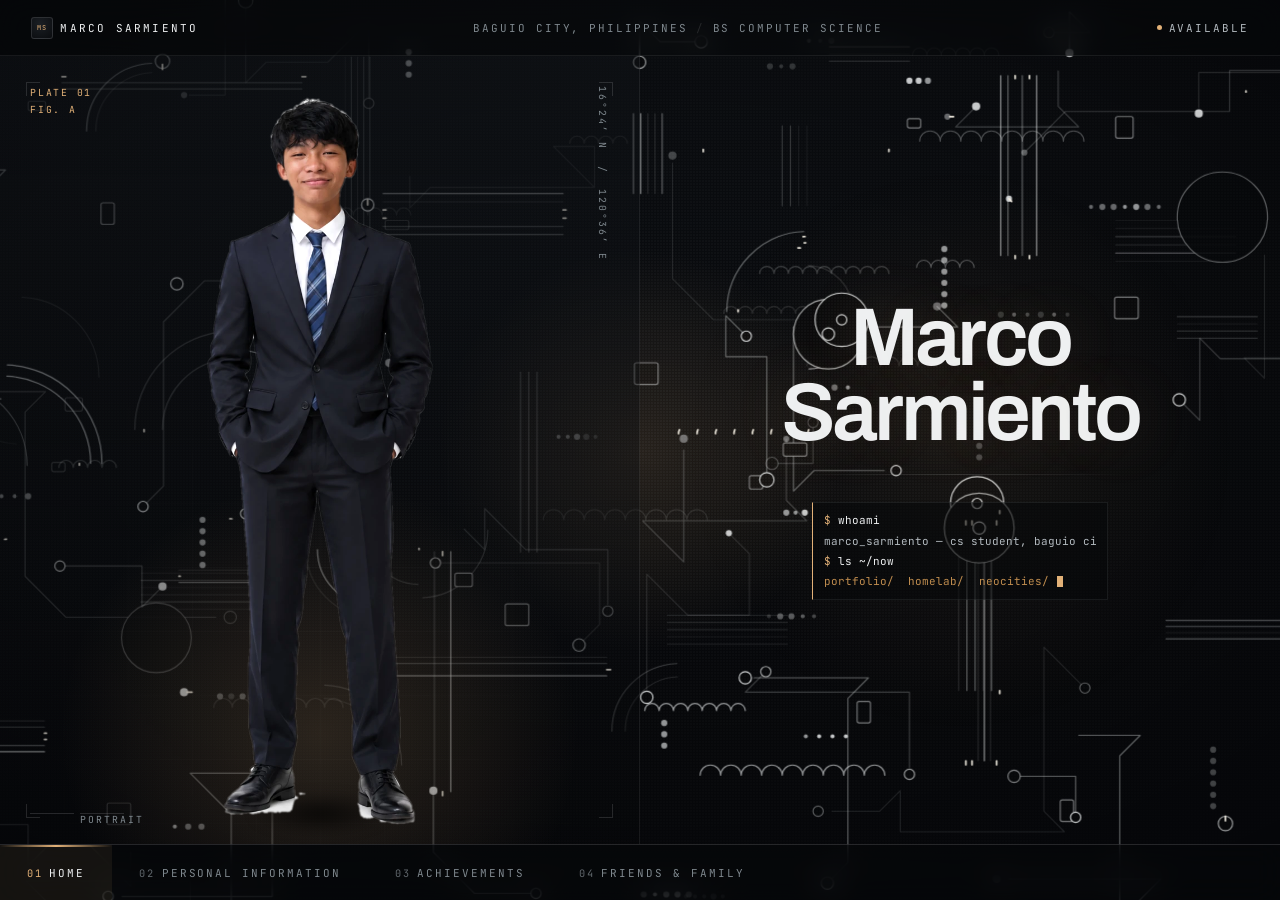
<file: index.html>
<!doctype html>
<html lang="en" class="no-js">
<head>
  <meta charset="utf-8">
  <meta name="viewport" content="width=device-width, initial-scale=1">
  <meta name="theme-color" content="#07080a">
  <meta name="description" content="Marco Sarmiento — first-year BS Computer Science student at the University of the Cordilleras, Baguio City, Philippines.">
  <meta property="og:type" content="website">
  <meta property="og:site_name" content="Marco Sarmiento">
  <meta property="og:title" content="Marco Sarmiento">
  <meta property="og:description" content="Marco Sarmiento — first-year BS Computer Science student at the University of the Cordilleras, Baguio City, Philippines.">
  <meta property="og:url" content="https://REPLACE-ME/">
  <meta property="og:image" content="https://REPLACE-ME/images/og.png">
  <meta property="og:image:width" content="1200">
  <meta property="og:image:height" content="630">
  <meta name="twitter:card" content="summary_large_image">
  <title>Marco Sarmiento</title>
  <link rel="icon" href="images/mark.webp" type="image/webp">
  <link rel="preconnect" href="https://fonts.googleapis.com">
  <link rel="preconnect" href="https://fonts.gstatic.com" crossorigin>
  <link href="https://fonts.googleapis.com/css2?family=Archivo:wght@400;500;600;700&family=JetBrains+Mono:wght@400;500&display=swap" rel="stylesheet">
  <link rel="stylesheet" href="css/style.css">
  <script src="js/board.js" defer></script>
  <script src="js/main.js" defer></script>
</head>
<body>
  <a class="skip" href="#main">Skip to content</a>
  <div class="curtain" aria-hidden="true"><span>Marco Sarmiento</span></div>
  <div class="board" aria-hidden="true">
    <div class="board-layer">

    </div>
    <div class="board-sweep"></div>
  </div>
  <div class="frame">
    <header class="rail rail-top">
      <a class="brand" href="index.html">
        <span class="brand-mark" aria-hidden="true">MS</span>
        <span>Marco Sarmiento</span>
      </a>
      <span class="rail-mid">Baguio City, Philippines <i>/</i> BS Computer Science</span>
      <span class="status"><span class="status-dot" aria-hidden="true"></span>Available</span>
    </header>
    <main class="stage" id="main">
      <div class="split">
        <section class="plate" aria-label="Portrait">
          <span class="plate-marks" aria-hidden="true"><i></i><i></i><i></i><i></i></span>
          <span class="plate-plus" aria-hidden="true">PLATE 01<span>FIG. A</span></span>
          <figure class="portrait portrait-full" data-cursor="Portrait">
            <picture>
              <source srcset="images/portrait-home.webp" type="image/webp">
              <img src="images/portrait-home.png" width="415" height="1313"
                   alt="Marco Sarmiento" fetchpriority="high" decoding="async">
            </picture>
          </figure>
          <span class="plate-tag" aria-hidden="true"><span></span><span class="tl">Portrait</span></span>
          <span class="plate-spec" aria-hidden="true">16&#176;24&#8242; N &nbsp;/&nbsp; 120&#176;36&#8242; E</span>
        </section>

        <div class="nameplate">
          <h1 class="name" data-split data-delay="180"><span class="sr-only">Marco Sarmiento — portfolio</span><span class="line" aria-hidden="true">Marco</span><span class="line" aria-hidden="true">Sarmiento</span></h1>
          <span class="name-rule" aria-hidden="true"></span>
          <div class="term" aria-hidden="true">
            <p><span class="pr">$</span> <span class="cm">whoami</span></p>
            <p class="out">marco_sarmiento &mdash; cs student, baguio city</p>
            <p><span class="pr">$</span> <span class="cm">ls ~/now</span></p>
            <p class="out"><span class="dir">portfolio/</span> <span class="dir">homelab/</span> <span class="dir">neocities/</span><span class="caret"></span></p>
          </div>
        </div>
      </div>
    </main>
    <nav class="rail rail-bottom" aria-label="Sections">
      <div class="rooms">
        <a class="room-link" href="index.html" title="Room 01 — Home" data-page="index.html" aria-current="page"><i>01</i><span class="rl-full">Home</span></a>
        <a class="room-link" href="personal-information.html" title="Room 02 — Personal Information" data-page="personal-information.html"><i>02</i><span class="rl-full">Personal Information</span></a>
        <a class="room-link" href="achievements.html" title="Room 03 — Achievements" data-page="achievements.html"><i>03</i><span class="rl-full">Achievements</span></a>
        <a class="room-link" href="friends-family.html" title="Room 04 — Friends &amp; Family" data-page="friends-family.html"><i>04</i><span class="rl-full">Friends &amp; Family</span></a>
      </div>
    </nav>
  </div>
</body>
</html>
</file>
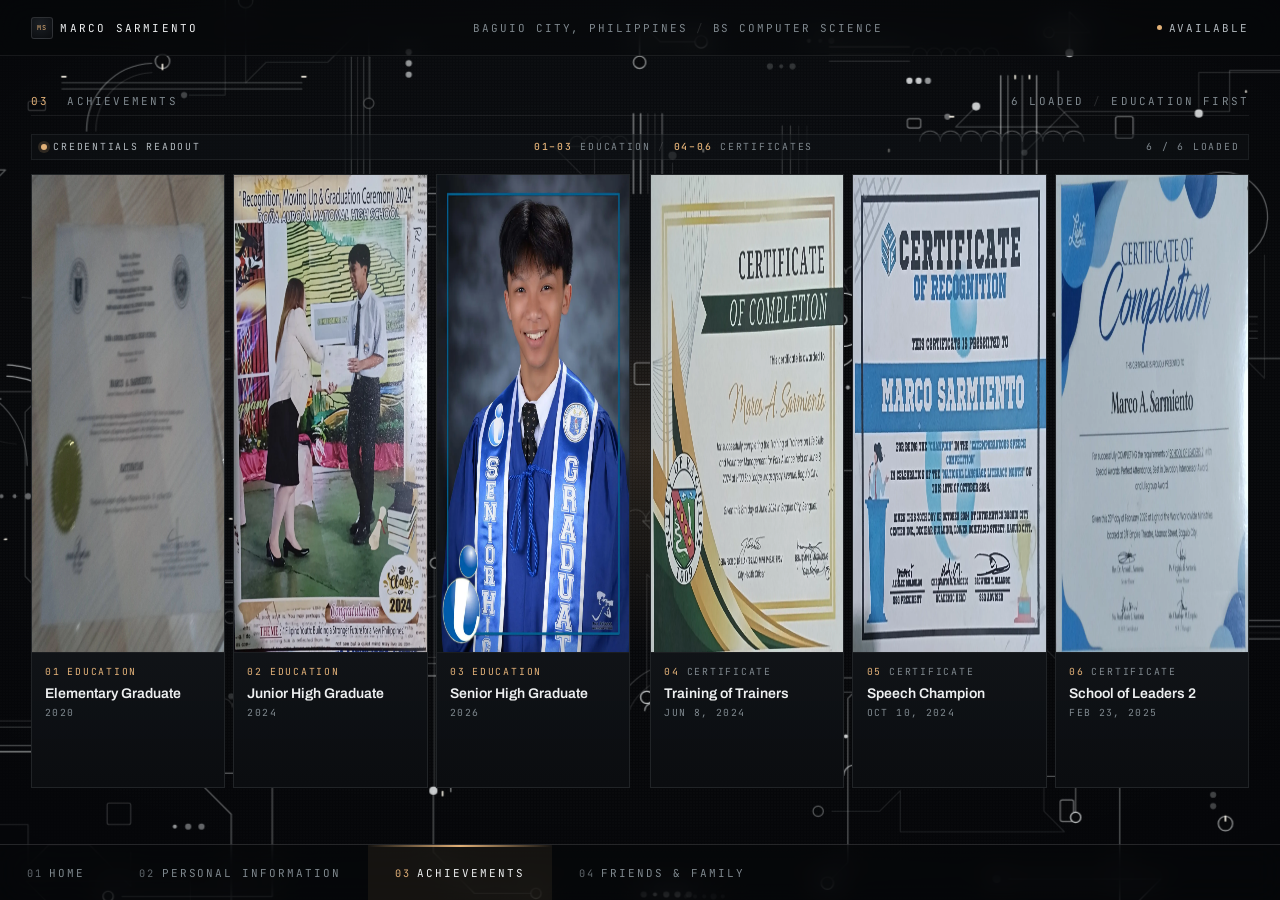
<file: achievements.html>
<!doctype html>
<html lang="en" class="no-js">
<head>
  <meta charset="utf-8">
  <meta name="viewport" content="width=device-width, initial-scale=1">
  <meta name="theme-color" content="#07080a">
  <meta name="description" content="Achievements of Marco Sarmiento, first-year BS Computer Science student at the University of the Cordilleras.">
  <meta property="og:type" content="website">
  <meta property="og:site_name" content="Marco Sarmiento">
  <meta property="og:title" content="Achievements — Marco Sarmiento">
  <meta property="og:description" content="Achievements of Marco Sarmiento, first-year BS Computer Science student at the University of the Cordilleras.">
  <meta property="og:url" content="https://REPLACE-ME/achievements.html">
  <meta property="og:image" content="https://REPLACE-ME/images/og.png">
  <meta property="og:image:width" content="1200">
  <meta property="og:image:height" content="630">
  <meta name="twitter:card" content="summary_large_image">
  <title>Achievements — Marco Sarmiento</title>
  <link rel="icon" href="images/mark.webp" type="image/webp">
  <link rel="preconnect" href="https://fonts.googleapis.com">
  <link rel="preconnect" href="https://fonts.gstatic.com" crossorigin>
  <link href="https://fonts.googleapis.com/css2?family=Archivo:wght@400;500;600;700&family=JetBrains+Mono:wght@400;500&display=swap" rel="stylesheet">
  <link rel="stylesheet" href="css/style.css">
  <script src="js/board.js" defer></script>
  <script src="js/main.js" defer></script>
</head>
<body>
  <a class="skip" href="#main">Skip to content</a>
  <div class="curtain" aria-hidden="true"><span>Marco Sarmiento</span></div>
  <div class="board" aria-hidden="true">
    <div class="board-layer">

    </div>
    <div class="board-sweep"></div>
  </div>
  <div class="frame">
    <header class="rail rail-top">
      <a class="brand" href="index.html">
        <span class="brand-mark" aria-hidden="true">MS</span>
        <span>Marco Sarmiento</span>
      </a>
      <span class="rail-mid">Baguio City, Philippines <i>/</i> BS Computer Science</span>
      <span class="status"><span class="status-dot" aria-hidden="true"></span>Available</span>
    </header>
    <main class="room" id="main">
      <div class="room-head">
        <span><b>03</b> &nbsp;Achievements</span>
        <span class="meta">6 loaded <i>/</i> Education first</span>
      </div>
      <h1 class="sr-only">Achievements</h1>

      <section class="readout" aria-label="Credentials">
        <div class="readout-head">
          <span class="rd-title"><i class="rd-dot" aria-hidden="true"></i>Credentials readout</span>
          <span class="rd-legend"><b>01–03</b> Education <i>/</i> <b>04–06</b> Certificates</span>
          <span class="rd-count">6 / 6 loaded</span>
        </div>
        <div class="vault">
        <article class="card" data-group="education" aria-labelledby="cred-1" style="--i:0;--pos:50% 25%">
          <div class="card-media">
            <img src="images/achievements/elementary-graduate.webp" alt="Marco at his elementary graduation, 2020." decoding="async">
          </div>
          <div class="card-body">
            <p class="card-tag"><span class="no">01</span><span class="grp">Education</span></p>
            <h2 class="card-title" id="cred-1">Elementary Graduate</h2>
            <p class="card-date">2020</p>
          </div>
        </article>
        <article class="card" data-group="education" aria-labelledby="cred-2" style="--i:1;--pos:68% 32%">
          <div class="card-media">
            <img src="images/achievements/jhs-graduate.webp" alt="Marco receiving his certificate on stage at the Doña Aurora National High School recognition, moving up and graduation ceremony, 2024." width="988" height="1400" decoding="async">
          </div>
          <div class="card-body">
            <p class="card-tag"><span class="no">02</span><span class="grp">Education</span></p>
            <h2 class="card-title" id="cred-2">Junior High Graduate</h2>
            <p class="card-date">2024</p>
          </div>
        </article>
        <article class="card" data-group="education" aria-labelledby="cred-3" style="--i:2;--pos:50% 18%">
          <div class="card-media">
            <img src="images/achievements/shs-graduate.webp" alt="Marco smiling in a blue graduation gown and a Senior High Graduate sash, in a studio portrait." width="1000" height="1400" decoding="async">
          </div>
          <div class="card-body">
            <p class="card-tag"><span class="no">03</span><span class="grp">Education</span></p>
            <h2 class="card-title" id="cred-3">Senior High Graduate</h2>
            <p class="card-date">2026</p>
          </div>
        </article>
        <article class="card is-split" data-group="certificate" aria-labelledby="cred-4" style="--i:3;--pos:70% 42%">
          <div class="card-media">
            <img src="images/achievements/training-of-trainers.webp" alt="Certificate of Completion from the City of Baguio awarded to Marco A. Sarmiento for the Training of Trainers on Life Skills and Volunteer Management for Park Alliance, June 8, 2024." width="1400" height="998" decoding="async">
          </div>
          <div class="card-body">
            <p class="card-tag"><span class="no">04</span><span class="grp">Certificate</span></p>
            <h2 class="card-title" id="cred-4">Training of Trainers</h2>
            <p class="card-date">Jun 8, 2024</p>
          </div>
        </article>
        <article class="card" data-group="certificate" aria-labelledby="cred-5" style="--i:4;--pos:50% 45%">
          <div class="card-media">
            <img src="images/achievements/speech-champion.webp" alt="Certificate of Recognition naming Marco Sarmiento champion of the Extemporaneous Speech Competition for National Language Literacy Month, October 10, 2024." width="1400" height="975" decoding="async">
          </div>
          <div class="card-body">
            <p class="card-tag"><span class="no">05</span><span class="grp">Certificate</span></p>
            <h2 class="card-title" id="cred-5">Speech Champion</h2>
            <p class="card-date">Oct 10, 2024</p>
          </div>
        </article>
        <article class="card" data-group="certificate" aria-labelledby="cred-6" style="--i:5;--pos:50% 40%">
          <div class="card-media">
            <img src="images/achievements/school-of-leaders-2.webp" alt="Certificate of Completion awarded to Marco A. Sarmiento for School of Leaders 2, with four special awards, February 23, 2025." width="1400" height="1044" decoding="async">
          </div>
          <div class="card-body">
            <p class="card-tag"><span class="no">06</span><span class="grp">Certificate</span></p>
            <h2 class="card-title" id="cred-6">School of Leaders 2</h2>
            <p class="card-date">Feb 23, 2025</p>
          </div>
        </article>
        </div>
      </section>
    </main>
    <nav class="rail rail-bottom" aria-label="Sections">
      <div class="rooms">
        <a class="room-link" href="index.html" title="Room 01 — Home" data-page="index.html"><i>01</i><span class="rl-full">Home</span></a>
        <a class="room-link" href="personal-information.html" title="Room 02 — Personal Information" data-page="personal-information.html"><i>02</i><span class="rl-full">Personal Information</span></a>
        <a class="room-link" href="achievements.html" title="Room 03 — Achievements" data-page="achievements.html" aria-current="page"><i>03</i><span class="rl-full">Achievements</span></a>
        <a class="room-link" href="friends-family.html" title="Room 04 — Friends &amp; Family" data-page="friends-family.html"><i>04</i><span class="rl-full">Friends &amp; Family</span></a>
      </div>
    </nav>
  </div>
</body>
</html>
</file>
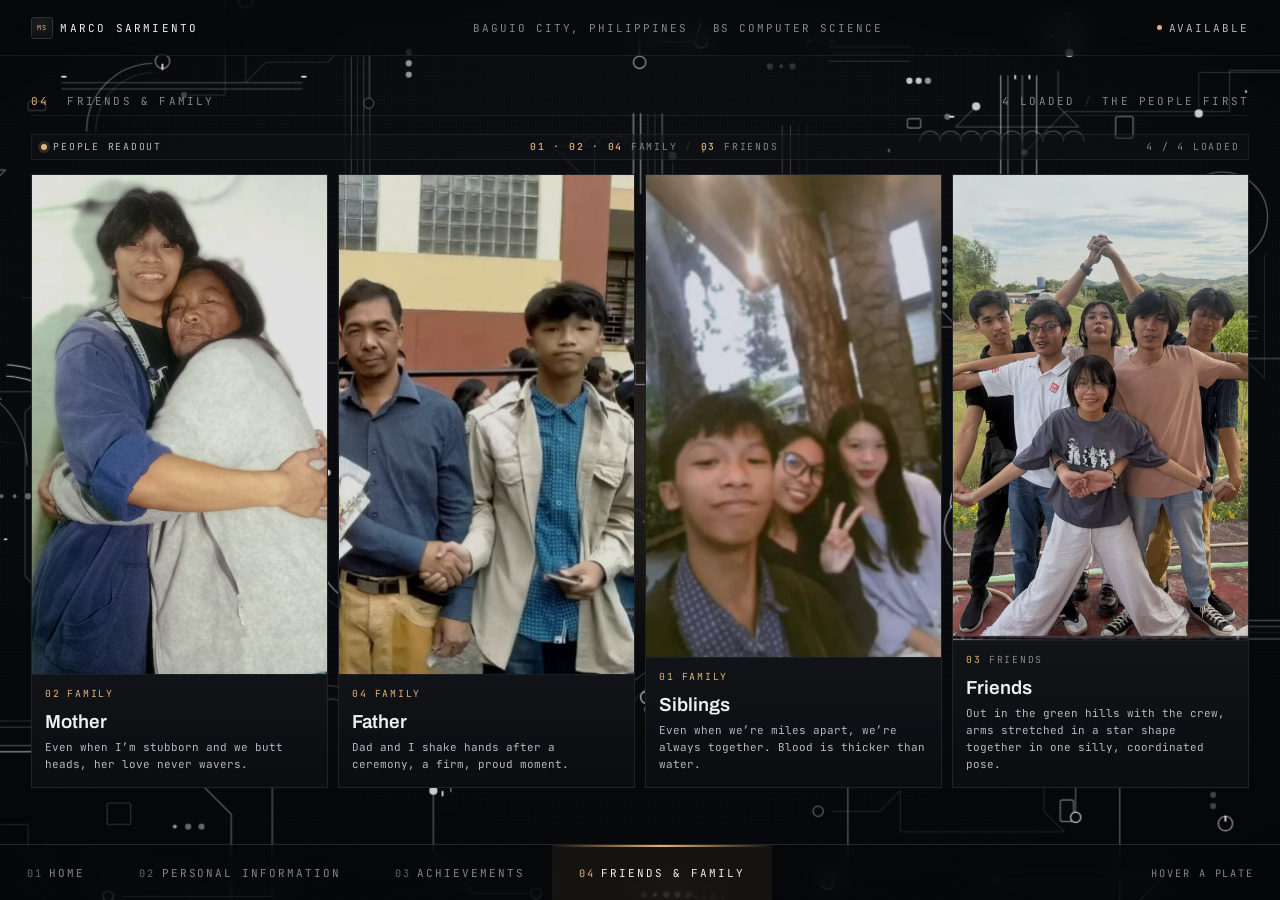
<file: friends-family.html>
<!doctype html>
<html lang="en" class="no-js">
<head>
  <meta charset="utf-8">
  <meta name="viewport" content="width=device-width, initial-scale=1">
  <meta name="theme-color" content="#07080a">
  <meta name="description" content="The friends and family of Marco Sarmiento, first-year BS Computer Science student at the University of the Cordilleras.">
  <meta property="og:type" content="website">
  <meta property="og:site_name" content="Marco Sarmiento">
  <meta property="og:title" content="Friends &amp; Family — Marco Sarmiento">
  <meta property="og:description" content="The friends and family of Marco Sarmiento, first-year BS Computer Science student at the University of the Cordilleras.">
  <meta property="og:url" content="https://REPLACE-ME/friends-family.html">
  <meta property="og:image" content="https://REPLACE-ME/images/og.png">
  <meta property="og:image:width" content="1200">
  <meta property="og:image:height" content="630">
  <meta name="twitter:card" content="summary_large_image">
  <title>Friends &amp; Family — Marco Sarmiento</title>
  <link rel="icon" href="images/mark.webp" type="image/webp">
  <link rel="preconnect" href="https://fonts.googleapis.com">
  <link rel="preconnect" href="https://fonts.gstatic.com" crossorigin>
  <link href="https://fonts.googleapis.com/css2?family=Archivo:wght@400;500;600;700&family=JetBrains+Mono:wght@400;500&display=swap" rel="stylesheet">
  <link rel="stylesheet" href="css/style.css">
  <script src="js/board.js" defer></script>
  <script src="js/main.js" defer></script>
</head>
<body>
  <a class="skip" href="#main">Skip to content</a>
  <div class="curtain" aria-hidden="true"><span>Marco Sarmiento</span></div>
  <div class="board" aria-hidden="true">
    <div class="board-layer">

    </div>
    <div class="board-sweep"></div>
  </div>
  <div class="frame">
    <header class="rail rail-top">
      <a class="brand" href="index.html">
        <span class="brand-mark" aria-hidden="true">MS</span>
        <span>Marco Sarmiento</span>
      </a>
      <span class="rail-mid">Baguio City, Philippines <i>/</i> BS Computer Science</span>
      <span class="status"><span class="status-dot" aria-hidden="true"></span>Available</span>
    </header>
    <main class="room" id="main">
      <div class="room-head">
        <span><b>04</b> &nbsp;Friends &amp; Family</span>
        <span class="meta">4 loaded <i>/</i> The people first</span>
      </div>
      <h1 class="sr-only">Friends &amp; Family</h1>

      <section class="readout" aria-label="Friends and family">
        <div class="readout-head">
          <span class="rd-title"><i class="rd-dot" aria-hidden="true"></i>People readout</span>
          <span class="rd-legend"><b>01 · 02 · 04</b> Family <i>/</i> <b>03</b> Friends</span>
          <span class="rd-count">4 / 4 loaded</span>
        </div>
       
        <div class="kin">
          <article class="card kin-card" data-group="family" tabindex="0" aria-labelledby="kin-2" style="--i:1;--pos:50% 40%">
            <div class="card-media">
              <img src="images/friends-family/mother.webp" alt="A smiling woman in a gray knit sweater holding a baby in a white outfit." decoding="async" loading="eager">
            </div>
            <div class="card-body">
              <p class="card-tag"><span class="no">02</span><span class="grp">Family</span></p>
              <h2 class="card-title" id="kin-2">Mother</h2>
              <p class="kin-desc">Even when I’m stubborn and we butt heads, her love never wavers.</p>
            </div>
          </article>
          
          <article class="card kin-card" data-group="family" tabindex="0" aria-labelledby="kin-4" style="--i:3;--pos:50% 25%">
            <div class="card-media">
              <img src="images/friends-family/father.webp" alt="A man in a blue shirt holding flowers, shaking hands with a teenage boy in a beige jacket." decoding="async" loading="eager">
            </div>
            <div class="card-body">
              <p class="card-tag"><span class="no">04</span><span class="grp">Family</span></p>
              <h2 class="card-title" id="kin-4">Father</h2>
              <p class="kin-desc">Dad and I shake hands after a ceremony, a firm, proud moment.</p>
            </div>
          </article>
          
          <article class="card kin-card" data-group="family" tabindex="0" aria-labelledby="kin-1" style="--i:0;--pos:50% 35%">
            <div class="card-media">
              <img src="images/friends-family/siblings.webp" alt="Four siblings crowded together in winter jackets, the youngest standing on the shoulders of the older brother, with a thumbs up from the girl in green." decoding="async" loading="eager">
            </div>
            <div class="card-body">
              <p class="card-tag"><span class="no">01</span><span class="grp">Family</span></p>
              <h2 class="card-title" id="kin-1">Siblings</h2>
              <p class="kin-desc">Even when we’re miles apart, we’re always together. Blood is thicker than water.</p>
            </div>
          </article>

          <article class="card kin-card" data-group="friends" tabindex="0" aria-labelledby="kin-3" style="--i:2;--pos:50% 50%">
            <div class="card-media">
              <img src="images/friends-family/friends.webp" alt="Six friends posing together outdoors with arms stretched out, with green hills behind them." decoding="async" loading="eager">
            </div>
            <div class="card-body">
              <p class="card-tag"><span class="no">03</span><span class="grp">Friends</span></p>
              <h2 class="card-title" id="kin-3">Friends</h2>
              <p class="kin-desc">Out in the green hills with the crew, arms stretched in a star shape together in one silly, coordinated pose.</p>
            </div>
          </article>
        </div>
      </section>
    </main>
    <nav class="rail rail-bottom" aria-label="Sections">
      <div class="rooms">
        <a class="room-link" href="index.html" title="Room 01 — Home" data-page="index.html"><i>01</i><span class="rl-full">Home</span></a>
        <a class="room-link" href="personal-information.html" title="Room 02 — Personal Information" data-page="personal-information.html"><i>02</i><span class="rl-full">Personal Information</span></a>
        <a class="room-link" href="achievements.html" title="Room 03 — Achievements" data-page="achievements.html"><i>03</i><span class="rl-full">Achievements</span></a>
        <a class="room-link" href="friends-family.html" title="Room 04 — Friends &amp; Family" data-page="friends-family.html" aria-current="page"><i>04</i><span class="rl-full">Friends &amp; Family</span></a>
      </div>
      <span class="rail-hint" aria-hidden="true">Hover a plate</span>
    </nav>
  </div>
</body>
</html>
</file>
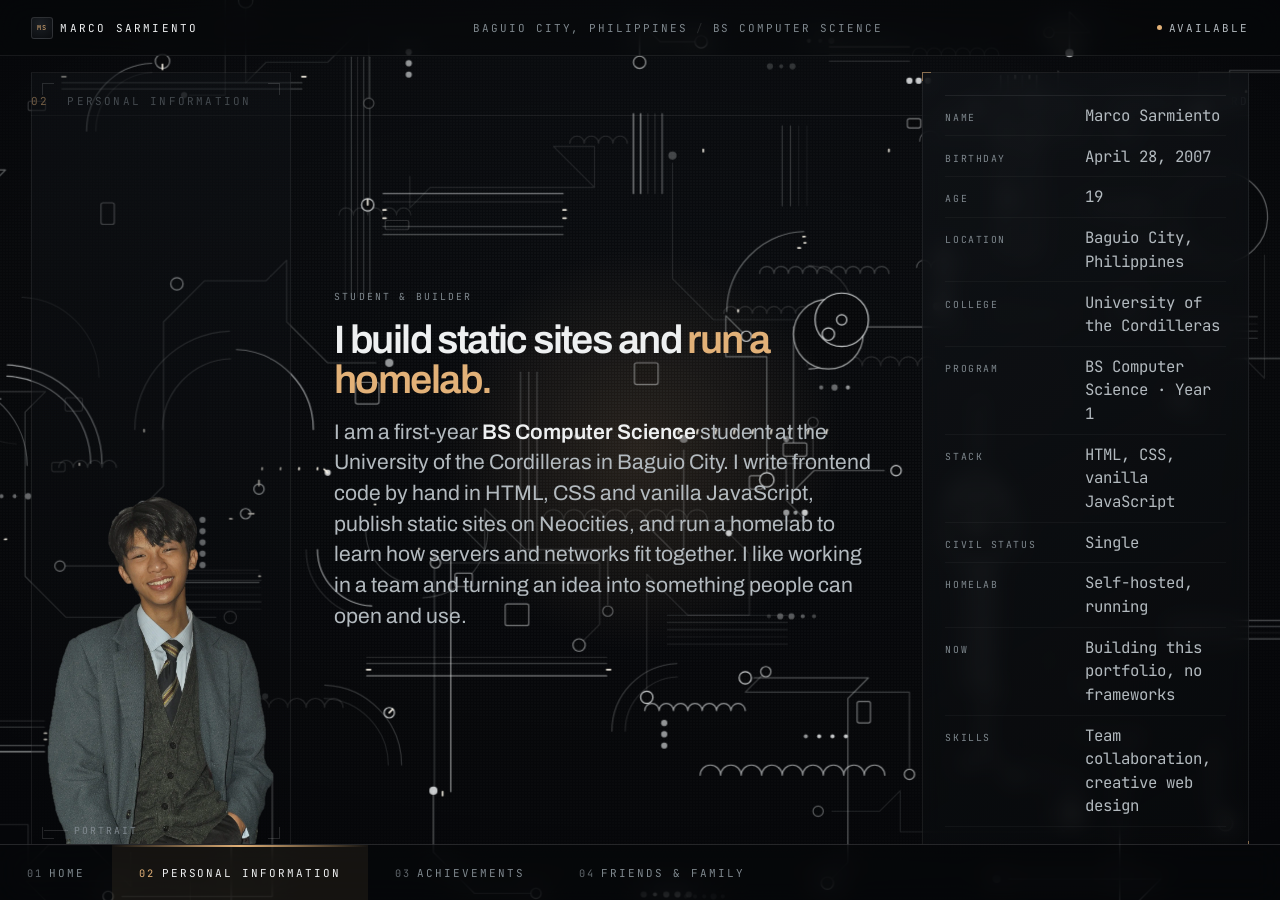
<file: personal-information.html>
<!doctype html>
<html lang="en" class="no-js">
<head>
  <meta charset="utf-8">
  <meta name="viewport" content="width=device-width, initial-scale=1">
  <meta name="theme-color" content="#07080a">
  <meta name="description" content="Personal information of Marco Sarmiento, first-year BS Computer Science student at the University of the Cordilleras.">
  <meta property="og:type" content="website">
  <meta property="og:site_name" content="Marco Sarmiento">
  <meta property="og:title" content="Personal Information — Marco Sarmiento">
  <meta property="og:description" content="Personal information of Marco Sarmiento, first-year BS Computer Science student at the University of the Cordilleras.">
  <meta property="og:url" content="https://REPLACE-ME/personal-information.html">
  <meta property="og:image" content="https://REPLACE-ME/images/og.png">
  <meta property="og:image:width" content="1200">
  <meta property="og:image:height" content="630">
  <meta name="twitter:card" content="summary_large_image">
  <title>Personal Information — Marco Sarmiento</title>
  <link rel="icon" href="images/mark.webp" type="image/webp">
  <link rel="preconnect" href="https://fonts.googleapis.com">
  <link rel="preconnect" href="https://fonts.gstatic.com" crossorigin>
  <link href="https://fonts.googleapis.com/css2?family=Archivo:wght@400;500;600;700&family=JetBrains+Mono:wght@400;500&display=swap" rel="stylesheet">
  <link rel="stylesheet" href="css/style.css">
  <script src="js/board.js" defer></script>
  <script src="js/main.js" defer></script>
</head>
<body>
  <a class="skip" href="#main">Skip to content</a>
  <div class="curtain" aria-hidden="true"><span>Marco Sarmiento</span></div>
  <div class="board" aria-hidden="true">
    <div class="board-layer">

    </div>
    <div class="board-sweep"></div>
  </div>
  <div class="frame">
    <header class="rail rail-top">
      <a class="brand" href="index.html">
        <span class="brand-mark" aria-hidden="true">MS</span>
        <span>Marco Sarmiento</span>
      </a>
      <span class="rail-mid">Baguio City, Philippines <i>/</i> BS Computer Science</span>
      <span class="status"><span class="status-dot" aria-hidden="true"></span>Available</span>
    </header>
    <main class="room" id="main">
      <div class="room-head">
        <span><b>02</b> &nbsp;Personal Information</span>
        <span class="meta">Profile <i>/</i> Academic record</span>
      </div>

            <div class="statement-body">
        <section class="info-portrait" aria-label="Portrait">
          <span class="info-portrait-marks" aria-hidden="true"><i></i><i></i><i></i><i></i></span>
          <figure class="portrait" data-cursor="Portrait">
            <picture>
              <source srcset="images/portrait.webp" type="image/webp">
              <img src="images/portrait.png" width="797" height="1240"
                   alt="Marco Sarmiento" decoding="async">
            </picture>
          </figure>
          <span class="info-portrait-tag" aria-hidden="true"><span></span><span class="tl">Portrait</span></span>
        </section>

        <div class="statement-copy">
          <p class="eyebrow">Student &amp; builder</p>
          <h1 class="h1">I build static sites and <em>run a homelab.</em></h1>
          <p class="lead">
            I am a first-year <strong>BS Computer Science</strong> student at the University of the
            Cordilleras in Baguio City. I write frontend code by hand in HTML, CSS and vanilla JavaScript,
            publish static sites on Neocities, and run a homelab to learn how servers and networks fit together.
            I like working in a team and turning an idea into something people can open and use.
          </p>
        </div>

        <div class="panel" style="padding:clamp(12px,2vw,22px)">
          <ul class="spec">
            <li><span class="k">Name</span><span class="v">Marco Sarmiento</span></li>
            <li><span class="k">Birthday</span><span class="v">April 28, 2007</span></li>
            <li><span class="k">Age</span><span class="v">19</span></li>
            <li><span class="k">Location</span><span class="v">Baguio City, Philippines</span></li>
            <li><span class="k">College</span><span class="v">University of the Cordilleras</span></li>
            <li><span class="k">Program</span><span class="v">BS Computer Science &middot; Year 1</span></li>
            <li><span class="k">Stack</span><span class="v">HTML, CSS, vanilla JavaScript</span></li>
            <li><span class="k">Civil Status</span><span class="v">Single</span></li>
            <li><span class="k">Homelab</span><span class="v">Self-hosted, running</span></li>
            <!-- Add numbers only when you have them, e.g. <li><span class="k">Homelab</span><span class="v">3 nodes, Proxmox</span></li> -->
            <li><span class="k">Now</span><span class="v">Building this portfolio, no frameworks</span></li>
            <li><span class="k">Skills</span><span class="v">Team collaboration, creative web design</span></li>
          </ul>
        </div>
      </div>
</main>
    <nav class="rail rail-bottom" aria-label="Sections">
      <div class="rooms">
        <a class="room-link" href="index.html" title="Room 01 — Home" data-page="index.html"><i>01</i><span class="rl-full">Home</span></a>
        <a class="room-link" href="personal-information.html" title="Room 02 — Personal Information" data-page="personal-information.html" aria-current="page"><i>02</i><span class="rl-full">Personal Information</span></a>
        <a class="room-link" href="achievements.html" title="Room 03 — Achievements" data-page="achievements.html"><i>03</i><span class="rl-full">Achievements</span></a>
        <a class="room-link" href="friends-family.html" title="Room 04 — Friends &amp; Family" data-page="friends-family.html"><i>04</i><span class="rl-full">Friends &amp; Family</span></a>
      </div>
    </nav>
  </div>
</body>
</html>
</file>
<file: css/style.css>
/* ==========================================================================
   MARCO SARMIENTO — PORTFOLIO
   Dark technical plate: a living circuit board under glass.
   Fixed viewport, four rooms, no scrolling.

   01 tokens      02 reset/frame   03 board layers   04 rails
   05 home        06 room shell    07 statement      08 works
   09 index       10 cursor        11 transition     12 motion
   13 responsive  14 reduced       15 print
   ========================================================================== */

/* 01 ── tokens ────────────────────────────────────────────────────────── */
:root{
  --void:#07080a;
  --void-2:#0b0d10;
  --plate:#101317;
  --line:rgba(232,235,236,.14);
  --line-2:rgba(232,235,236,.075);
  --line-3:rgba(232,235,236,.035);
  --ink:#eef0f1;
  --ink-2:#b3babf;
  --ink-3:#7f888e;
  --accent:#e2b178;
  --accent-2:#c08d4f;
  --signal:#f7f2e6;

  --sans:"Archivo","Helvetica Neue",Arial,sans-serif;
  --mono:"JetBrains Mono",ui-monospace,SFMono-Regular,Menlo,monospace;
  --display:"Archivo","Helvetica Neue",Arial,sans-serif;

  --micro:clamp(.56rem,.53rem + .1vw,.66rem);
  --label:clamp(.62rem,.59rem + .12vw,.72rem);
  --body:clamp(.8rem,.76rem + .3vw,.98rem);
  --lead:clamp(.95rem,.86rem + .6vw,1.32rem);
  --name:min(6.4vw,12.4vh);
  --h1:min(3.1vw,6vh);
  --h2:min(1.9vw,3.5vh);

  --pad:clamp(14px,2.4vw,40px);
  --rail:clamp(38px,7.6vh,56px);
  --ease:cubic-bezier(.22,.61,.24,1);
  --ease-out:cubic-bezier(.16,1,.3,1);
}

/* 02 ── reset & the fixed frame ───────────────────────────────────────── */
*,*::before,*::after{box-sizing:border-box}
html,body{
  width:100%;height:100vh;height:100dvh;margin:0;padding:0;
  overflow:hidden;-webkit-text-size-adjust:100%;
}
body{
  color:var(--ink);background:var(--void);
  font:400 var(--body)/1.6 var(--sans);
  -webkit-font-smoothing:antialiased;
  position:relative;
}
h1,h2,h3,p,figure,figcaption,ul,ol,dl,dd{margin:0}
ul,ol{padding:0;list-style:none}
a{color:inherit;text-decoration:none}
button{font:inherit;color:inherit;background:none;border:0;padding:0}
::selection{background:var(--accent);color:var(--void)}
:focus-visible{outline:1.5px solid var(--accent);outline-offset:4px}
.sr-only{
  position:absolute;width:1px;height:1px;margin:-1px;padding:0;
  overflow:hidden;clip:rect(0 0 0 0);white-space:nowrap;border:0;
}
.skip{
  position:fixed;z-index:90;top:-100px;left:16px;padding:9px 14px;
  background:var(--accent);color:var(--void);
  font:var(--label) var(--mono);letter-spacing:.12em;text-transform:uppercase;
}
.skip:focus{top:12px}

.frame{
  position:relative;z-index:2;height:100vh;height:100dvh;
  display:grid;grid-template-rows:var(--rail) minmax(0,1fr) var(--rail);
}

/* 03 ── the board behind everything ───────────────────────────────────── */
.board{
  position:fixed;inset:0;z-index:0;pointer-events:none;overflow:hidden;
  background:radial-gradient(120% 100% at 50% -12%,#10141a 0%,#080a0d 56%,#050609 100%);
}
.board-layer{
  position:absolute;inset:-7%;width:114%;height:114%;
  will-change:transform;
  animation:board-drift 54s ease-in-out infinite alternate;
}
.board-svg{display:block;width:100%;height:100%}

/* two depths, so the field has parallax without a second asset */
.board-svg .b-far{transform:translate3d(var(--fx,0px),var(--fy,0px),0);opacity:.5}
.board-svg .b-near{transform:translate3d(var(--nx,0px),var(--ny,0px),0)}

.board-svg path,
.board-svg rect,
.board-svg circle{
  fill:none;stroke:#e7eaeb;stroke-width:1.15;
  stroke-linecap:round;stroke-linejoin:round;vector-effect:non-scaling-stroke;
}
.board-svg .o1{stroke-opacity:.14}
.board-svg .o2{stroke-opacity:.24}
.board-svg .o3{stroke-opacity:.4}
.board-svg .o4{stroke-opacity:.64}
/* vias: dark well with a lit rim */
.board-svg .v{fill:#07080a;stroke-opacity:.5}
.board-svg .v.o2{stroke-opacity:.55}
.board-svg .v.o3{stroke-opacity:.68}
.board-svg .v.o4{stroke-opacity:.9}
/* solid dots */
.board-svg .dt{stroke:none;fill:#e7eaeb;fill-opacity:.42}
.board-svg .dt.o3{fill-opacity:.62}
.board-svg .dt.o4{fill-opacity:.85}
/* contact pads */
.board-svg .p{fill:#07080a;stroke-opacity:.5}

@keyframes board-drift{
  from{transform:translate3d(0,0,0) scale(1)}
  to{transform:translate3d(-1.5%,1.1%,0) scale(1.035)}
}

/* traces etch themselves in, once, on load */
@keyframes etch{to{stroke-dashoffset:0}}
.board-svg .b-near path:not(.run){
  stroke-dasharray:1000;stroke-dashoffset:1000;
  animation:etch 1.7s cubic-bezier(.22,.61,.24,1) forwards;
  animation-delay:calc(var(--i,0) * 0.0072s);
}
.board-svg .b-far path{
  stroke-dasharray:1000;stroke-dashoffset:1000;
  animation:etch 2.1s cubic-bezier(.22,.61,.24,1) forwards;
  animation-delay:calc(.25s + var(--i,0) * 0.011s);
}
/* pads and dots arrive after their net is drawn */
@keyframes pad-in{to{opacity:1}}
.board-svg .b-near rect{
  opacity:0;
  animation:pad-in 1.1s ease forwards;
  animation-delay:calc(.75s + var(--i,0) * 0.0072s);
}
.board-svg .b-far rect{opacity:.8}
@keyframes dot-in{
  0%{opacity:0;transform:scale(.3)}
  100%{opacity:1;transform:scale(1)}
}
.board-svg .b-near circle{
  opacity:0;transform-box:fill-box;transform-origin:center;
  animation:dot-in 1s cubic-bezier(.22,.61,.24,1) forwards;
  animation-delay:calc(1.05s + var(--i,0) * 0.0072s);
}
.board-svg .b-far circle{opacity:.85}

/* signals travelling the nets — the board is powered */
@keyframes signal{from{stroke-dashoffset:1000}to{stroke-dashoffset:0}}
.board-svg .run{
  fill:none;stroke:#f8f3e7;stroke-width:1.7;stroke-opacity:.95;
  stroke-dasharray:16 984;
  animation:signal var(--d,11s) linear infinite;
  animation-delay:calc(var(--i,0) * -0.73s);
}
/* blinking pads */
@keyframes blip{0%,100%{stroke-opacity:.22}50%{stroke-opacity:1}}
.board-svg .blip{
  animation:blip var(--d,7s) ease-in-out infinite;
  animation-delay:calc(var(--i,0) * -0.43s);
}

/* light cone so type always sits on calm ground */
.board::before{
  content:"";position:absolute;inset:0;pointer-events:none;
  background:radial-gradient(74% 60% at 50% 44%,rgba(7,8,10,.22),rgba(7,8,10,.66) 70%,rgba(5,6,9,.94) 100%);
}
.board::after{
  content:"";position:absolute;inset:0;pointer-events:none;opacity:.45;
  background-image:radial-gradient(circle at 1px 1px,rgba(232,235,236,.09) 1px,transparent 0);
  background-size:3px 3px;
  -webkit-mask-image:radial-gradient(110% 90% at 50% 46%,#000,transparent 86%);
  mask-image:radial-gradient(110% 90% at 50% 46%,#000,transparent 86%);
}
/* a slow amber sweep: something is running */
.board-sweep{
  position:absolute;inset:0;pointer-events:none;opacity:.45;
  background:linear-gradient(102deg,transparent 42%,rgba(226,177,120,.09) 50%,transparent 58%);
  background-size:280% 100%;
  animation:sweep 18s linear infinite;
}
@keyframes sweep{from{background-position:180% 0}to{background-position:-80% 0}}

/* 04 ── rails ─────────────────────────────────────────────────────────── */
.rail{
  display:flex;align-items:center;gap:clamp(10px,2vw,26px);
  padding-inline:var(--pad);
  font:var(--label) var(--mono);letter-spacing:.18em;text-transform:uppercase;
  color:var(--ink-3);
  background:rgba(7,8,10,.55);
  -webkit-backdrop-filter:blur(14px);backdrop-filter:blur(14px);
}
.rail-top{border-bottom:1px solid var(--line-2)}
.brand{display:inline-flex;align-items:center;gap:.7em;color:var(--ink);letter-spacing:.2em}
.brand-mark{
  display:inline-grid;place-items:center;width:22px;height:22px;
  border:1px solid var(--line);border-radius:3px;
  background:radial-gradient(circle at 40% 30%,#1b1f24,#0a0c0f);
  color:var(--accent);font-size:.62em;letter-spacing:.04em;
  transition:border-color .3s,transform .3s var(--ease);
}
.brand:hover .brand-mark{border-color:var(--accent);transform:rotate(-4deg)}
.rail-mid{
  margin-inline:auto;display:inline-flex;align-items:center;gap:.7em;
  color:var(--ink-3);
  overflow:hidden;text-overflow:ellipsis;white-space:nowrap;
}
.rail-mid i{font-style:normal;color:var(--line);opacity:.9}
.status{display:inline-flex;align-items:center;gap:.55em;color:var(--ink-2)}
.status-dot{
  width:5px;height:5px;border-radius:50%;background:var(--accent);
  box-shadow:0 0 0 0 rgba(226,177,120,.55);
  animation:ping 3s ease-out infinite;
}
@keyframes ping{
  0%{box-shadow:0 0 0 0 rgba(226,177,120,.5)}
  70%{box-shadow:0 0 0 7px rgba(226,177,120,0)}
  100%{box-shadow:0 0 0 0 rgba(226,177,120,0)}
}

.rail-bottom{border-top:1px solid var(--line);gap:0;padding-inline:0}
.rooms{display:flex;align-items:stretch;height:100%;flex:1;min-width:0}
.room-link{
  position:relative;display:flex;align-items:center;gap:.6em;
  padding-inline:clamp(10px,2.1vw,30px);
  color:var(--ink-3);
  transition:color .3s var(--ease),background .3s;
}
.room-link::before{
  content:"";position:absolute;left:0;right:0;top:0;height:1.5px;
  background:linear-gradient(90deg,transparent,var(--accent),transparent);
  transform:scaleX(0);transition:transform .5s var(--ease-out);
}
.room-link i{font-style:normal;color:var(--ink-3);opacity:.75;font-size:.94em;transition:color .3s}
.room-link:hover{color:var(--ink);background:rgba(232,235,236,.03)}
.room-link:hover::before{transform:scaleX(1)}
.room-link[aria-current="page"]{color:var(--ink)}
.room-link[aria-current="page"]::before{transform:scaleX(1)}
.room-link[aria-current="page"] i{color:var(--accent);opacity:1}
.rail-hint{
  display:inline-flex;align-items:center;gap:.4em;
  padding-inline:clamp(10px,2vw,26px);color:var(--ink-3);font-size:.94em;
}
.rail-hint kbd{
  display:inline-grid;place-items:center;min-width:1.6em;height:1.6em;padding:0 .3em;
  border:1px solid var(--line-2);border-radius:2px;font:inherit;line-height:1;
  color:var(--ink-2);
}

/* 05 ── home: portrait left, name right, nothing else ─────────────────── */
.stage{position:relative;min-height:0;overflow:hidden}
.split{display:grid;grid-template-columns:1fr 1fr;height:100%}

.plate{
  position:relative;overflow:hidden;
  display:grid;place-items:end center;
  border-right:1px solid var(--line-2);
  background:linear-gradient(180deg,rgba(16,19,23,.55),rgba(7,8,10,.25));
}
.plate::before{
  content:"";position:absolute;inset:0;pointer-events:none;
  background:radial-gradient(58% 46% at 50% 86%,rgba(226,177,120,.16),transparent 70%);
}
/* technical crop marks around the plate */
.plate-marks{position:absolute;inset:clamp(10px,2.2vw,26px);pointer-events:none}
.plate-marks i{
  position:absolute;width:14px;height:14px;border:1px solid var(--line);
}
.plate-marks i:nth-child(1){top:0;left:0;border-right:0;border-bottom:0}
.plate-marks i:nth-child(2){top:0;right:0;border-left:0;border-bottom:0}
.plate-marks i:nth-child(3){bottom:0;left:0;border-right:0;border-top:0}
.plate-marks i:nth-child(4){bottom:0;right:0;border-left:0;border-top:0}
/* faint measurement grid inside the plate */
.plate::after{
  content:"";position:absolute;inset:0;pointer-events:none;opacity:.5;
  background-image:
    linear-gradient(90deg,rgba(232,235,236,.045) 1px,transparent 1px),
    linear-gradient(0deg,rgba(232,235,236,.045) 1px,transparent 1px);
  background-size:clamp(28px,6vw,64px) clamp(28px,6vw,64px);
  -webkit-mask-image:radial-gradient(70% 62% at 50% 72%,#000,transparent 82%);
  mask-image:radial-gradient(70% 62% at 50% 72%,#000,transparent 82%);
}
.portrait{
  position:relative;z-index:2;
  width:min(80%,44vh);
  display:grid;place-items:end center;
  will-change:transform;
}
.portrait img{
  display:block;width:100%;height:auto;
  filter:contrast(1.04) saturate(.94) brightness(1.02);
  animation:portrait-in 1.5s var(--ease-out) both;
}
.portrait::after{ /* grounding shadow at the feet */
  content:"";position:absolute;left:8%;right:8%;bottom:-2%;height:8%;
  background:radial-gradient(50% 50% at 50% 50%,rgba(0,0,0,.7),transparent 72%);
  filter:blur(6px);z-index:-1;
}
@keyframes portrait-in{
  from{opacity:0;transform:translateY(3%) scale(1.02);filter:blur(10px) brightness(1.02)}
  to{opacity:1;transform:none;filter:blur(0) brightness(1.02)}
}
.plate-tag{
  position:absolute;z-index:3;left:clamp(12px,2.4vw,30px);bottom:clamp(12px,2.4vw,30px);
  display:inline-flex;align-items:center;gap:.65em;
  color:var(--ink-3);font:var(--micro) var(--mono);letter-spacing:.2em;text-transform:uppercase;
}
.plate-tag span{display:block;width:clamp(18px,4vw,44px);height:1px;background:var(--line)}
.plate-spec{
  position:absolute;z-index:3;top:clamp(12px,2.4vw,30px);right:clamp(12px,2.4vw,30px);
  color:var(--ink-3);font:var(--micro) var(--mono);letter-spacing:.2em;
  writing-mode:vertical-rl;text-orientation:mixed;
}
.plate-plus{
  position:absolute;z-index:3;top:clamp(12px,2.4vw,30px);left:clamp(12px,2.4vw,30px);
  display:grid;gap:4px;color:var(--accent);font:var(--micro) var(--mono);letter-spacing:.18em;
}

.nameplate{
  position:relative;overflow:hidden;
  display:grid;place-items:center;padding:var(--pad);
}
.nameplate::before{
  content:"";position:absolute;inset:0;pointer-events:none;
  background:radial-gradient(60% 50% at 50% 50%,rgba(226,177,120,.07),transparent 72%);
}
.name{
  position:relative;z-index:2;
  font-family:var(--display);font-weight:600;
  font-size:var(--name);line-height:.92;letter-spacing:-.045em;
  text-align:center;color:var(--ink);
  text-shadow:0 0 60px rgba(226,177,120,.16);
}
.name .line{display:block;white-space:nowrap}
.char{display:inline-block;will-change:transform,opacity}
.name-rule{
  position:relative;z-index:2;
  width:min(58%,340px);height:1px;margin-top:clamp(14px,2.6vh,26px);
  background:linear-gradient(90deg,transparent,var(--line),transparent);
  transform:scaleX(0);transform-origin:center;
  animation:rule-in 1.5s var(--ease-out) .7s forwards;
}
@keyframes rule-in{to{transform:scaleX(1)}}

/* 06 ── generic room shell ────────────────────────────────────────────── */
.room{
  position:relative;min-height:0;height:100%;
  display:grid;grid-template-rows:auto minmax(0,1fr) auto;
  gap:clamp(9px,2vh,22px);
  padding:clamp(16px,3vw,44px) var(--pad);
  overflow:hidden;
}
.room-head{
  display:flex;align-items:baseline;justify-content:space-between;gap:14px;
  padding-bottom:.6em;border-bottom:1px solid var(--line-2);
  font:var(--label) var(--mono);letter-spacing:.2em;text-transform:uppercase;
  color:var(--ink-3);
}
.room-head b{color:var(--accent);font-weight:400}
.room-head .meta{display:inline-flex;align-items:center;gap:.8em;color:var(--ink-3)}
.room-head .meta i{font-style:normal;color:var(--line)}
.h1{
  font:600 var(--h1)/1.02 var(--display);
  letter-spacing:-.04em;color:var(--ink);
}
.h1 em{
  font-style:normal;color:var(--accent);
  position:relative;
}
.h1 em::after{
  content:"";position:absolute;left:0;right:0;bottom:.06em;height:1px;
  background:var(--accent);opacity:.35;
  transform:scaleX(0);transform-origin:left;
  animation:rule-in 1.2s var(--ease-out) .5s forwards;
}
.eyebrow{
  font:var(--micro) var(--mono);letter-spacing:.22em;text-transform:uppercase;
  color:var(--ink-3);
}
.panel{
  position:relative;
  border:1px solid var(--line-2);
  background:linear-gradient(150deg,rgba(16,19,23,.78),rgba(9,11,13,.55));
  -webkit-backdrop-filter:blur(10px);backdrop-filter:blur(10px);
}
.panel::before,.panel::after{
  content:"";position:absolute;width:9px;height:9px;border:1px solid var(--accent);
  opacity:.55;
}
.panel::before{top:-1px;left:-1px;border-right:0;border-bottom:0}
.panel::after{bottom:-1px;right:-1px;border-left:0;border-top:0}

/* spec rows — the technical readout used across rooms */
.spec{display:grid;gap:0;border-top:1px solid var(--line-2)}
.spec li{
  display:grid;grid-template-columns:minmax(74px,120px) minmax(0,1fr);
  gap:clamp(8px,1.6vw,20px);align-items:baseline;
  padding:.52em 0;border-bottom:1px solid var(--line-3);
  transition:background .3s var(--ease),padding-left .35s var(--ease);
}
.spec li:hover{background:rgba(232,235,236,.03);padding-left:8px}
.spec .k{
  font:var(--micro) var(--mono);letter-spacing:.16em;text-transform:uppercase;
  color:var(--ink-3);transition:color .3s;
}
.spec li:hover .k{color:var(--accent)}
.spec .v{font:400 var(--body)/1.5 var(--mono);color:var(--ink-2)}

.note{
  display:flex;gap:.8em;align-items:flex-start;
  padding-top:clamp(6px,1.2vh,12px);border-top:1px solid var(--line-2);
  color:var(--ink-3);font-size:calc(var(--body) * .93);
}
.note b{
  flex:0 0 auto;padding:.15em .45em;
  border:1px solid rgba(226,177,120,.42);border-radius:2px;
  color:var(--accent);font:var(--micro) var(--mono);letter-spacing:.16em;text-transform:uppercase;
}

/* 07 ── statement room ────────────────────────────────────────────────── */
.statement-body{
  display:grid;grid-template-columns:minmax(0,1.5fr) minmax(190px,.58fr);
  gap:clamp(16px,3.4vw,58px);align-content:center;min-height:0;
}
.statement-copy{display:grid;gap:clamp(8px,1.8vh,20px);align-content:center}
.lead{
  font:400 var(--lead)/1.45 var(--sans);
  color:var(--ink-2);max-width:30em;
}
.lead strong{color:var(--ink);font-weight:600}
.lead em{font-style:normal;color:var(--accent)}

/* 08 ── works room ───────────────────────────────────────────────────── */
.works-body{
  display:grid;grid-template-columns:minmax(0,1.12fr) minmax(0,.88fr);
  gap:clamp(14px,3vw,50px);min-height:0;align-items:stretch;
}
.artwork{
  position:relative;min-height:0;overflow:hidden;
  border:1px solid var(--line-2);
  background:
    radial-gradient(80% 70% at 30% 20%,rgba(232,235,236,.045),transparent 70%),
    rgba(9,11,13,.5);
}
.artwork::before{ /* fine grid behind the drawing */
  content:"";position:absolute;inset:0;pointer-events:none;opacity:.7;
  background-image:
    linear-gradient(90deg,rgba(232,235,236,.05) 1px,transparent 1px),
    linear-gradient(0deg,rgba(232,235,236,.05) 1px,transparent 1px);
  background-size:26px 26px;
}
.work-stack{position:absolute;inset:0;padding:clamp(10px,2vw,26px)}
.work-stack .work{position:absolute;inset:clamp(10px,2vw,26px)}
.work{
  opacity:0;visibility:hidden;
  transition:opacity .65s var(--ease),visibility .65s;
}
.work.is-active{opacity:1;visibility:visible}
.work svg{display:block;width:100%;height:100%}
.work-tag{
  position:absolute;z-index:3;left:0;bottom:0;
  display:inline-flex;align-items:center;gap:.6em;
  padding:.45em .7em;
  border-top:1px solid var(--line-2);border-right:1px solid var(--line-2);
  background:rgba(7,8,10,.85);
  color:var(--ink-3);font:var(--micro) var(--mono);letter-spacing:.18em;text-transform:uppercase;
}
.plaques{position:relative;display:grid;min-height:0;align-content:center}
.plaque{display:grid;gap:clamp(7px,1.4vh,15px);align-content:center;min-height:0}
.plaque[hidden]{display:none}
.plaque-no{
  font:var(--micro) var(--mono);letter-spacing:.22em;text-transform:uppercase;color:var(--accent);
}
.plaque-title{font:600 var(--h2)/1.1 var(--sans);letter-spacing:-.03em;color:var(--ink)}
.plaque-body{color:var(--ink-2);font-size:var(--body);max-width:34em}
.stepper{
  display:flex;align-items:center;gap:0;
  border-top:1px solid var(--line-2);padding-top:clamp(5px,1.1vh,11px);
}
.step-btn{
  display:inline-flex;align-items:center;gap:.5em;
  padding:.4em .8em .4em 0;margin-right:clamp(3px,1.3vw,16px);
  color:var(--ink-3);cursor:pointer;
  font:var(--micro) var(--mono);letter-spacing:.16em;text-transform:uppercase;
  transition:color .25s;
}
.step-btn i{font-style:normal}
.step-btn:hover{color:var(--ink)}
.step-btn[aria-selected="true"]{color:var(--ink)}
.step-btn[aria-selected="true"] i{color:var(--accent)}
.step-rule{flex:1;height:1px;background:var(--line-3);position:relative;overflow:hidden}
.step-rule::after{
  content:"";position:absolute;top:0;left:0;bottom:0;width:calc(100% / 6);
  background:linear-gradient(90deg,rgba(226,177,120,.15),var(--accent));
  box-shadow:0 0 12px rgba(226,177,120,.6);
  transform:translateX(calc(var(--step,0) * 100%));
  transition:transform .6s var(--ease-out);
}

/* the line drawings themselves */
.fig path,.fig circle{vector-effect:non-scaling-stroke}
.work.is-active .fig .draw{
  stroke-dasharray:1200;stroke-dashoffset:1200;
  animation:etch 2.2s cubic-bezier(.22,.61,.24,1) forwards;
}
.work.is-active .fig .draw:nth-of-type(2){animation-delay:.14s}
.work.is-active .fig .draw:nth-of-type(3){animation-delay:.26s}
.work.is-active .fig .draw:nth-of-type(4){animation-delay:.36s}
.work.is-active .fig .draw:nth-of-type(5){animation-delay:.46s}
.work.is-active .fig .draw:nth-of-type(6){animation-delay:.56s}
.work.is-active .fig .draw:nth-of-type(n+7){animation-delay:.66s}

/* 09 ── index / contact room ──────────────────────────────────────────── */
.index-body{
  display:grid;grid-template-columns:repeat(3,minmax(0,1fr));
  gap:clamp(12px,2.8vw,44px);align-content:center;min-height:0;
}
.index-col h2{
  padding-bottom:.5em;margin-bottom:.5em;
  border-bottom:1px solid var(--line-2);
  font:var(--micro) var(--mono);letter-spacing:.2em;text-transform:uppercase;color:var(--ink-3);
}
.index-col li{
  padding:.22em 0;color:var(--ink-2);
  font:400 calc(var(--body) * 1.02)/1.5 var(--sans);
  display:flex;align-items:baseline;gap:.55em;
}
.index-col li::before{
  content:"";flex:0 0 auto;width:4px;height:4px;border-radius:50%;
  background:var(--line);margin-top:.5em;
}
.index-col li.is-empty{color:var(--ink-3);font-style:italic}
.index-col li.is-empty::before{background:transparent;border:1px solid var(--line)}
.contact-bar{
  display:flex;align-items:center;justify-content:space-between;gap:16px;
  padding-top:clamp(5px,1.1vh,12px);border-top:1px solid var(--line-2);
  font:var(--micro) var(--mono);letter-spacing:.18em;text-transform:uppercase;
  color:var(--ink-3);
}
.contact-bar strong{color:var(--ink);font-weight:400}
.contact-bar .pair{display:inline-flex;align-items:center;gap:.6em}

/* 10 ── cursor ────────────────────────────────────────────────────────── */
.cur-dot,.cur-ring{
  position:fixed;top:0;left:0;z-index:80;pointer-events:none;border-radius:50%;
  display:none;will-change:transform;
}
.cur-dot{width:5px;height:5px;margin:-2.5px 0 0 -2.5px;background:var(--accent);
  box-shadow:0 0 10px rgba(226,177,120,.9)}
.cur-ring{
  width:28px;height:28px;margin:-14px 0 0 -14px;
  border:1px solid rgba(226,177,120,.55);display:none;place-items:center;
  transition:width .32s var(--ease),height .32s var(--ease),margin .32s var(--ease),
             border-color .3s,background-color .3s,opacity .3s;
}
.cur-label{
  color:var(--void);font:500 .49rem/1 var(--mono);letter-spacing:.16em;text-transform:uppercase;
  opacity:0;transform:scale(.75);transition:opacity .2s,transform .28s var(--ease);white-space:nowrap;
}
html.has-cursor.is-link .cur-ring{
  width:48px;height:48px;margin:-24px 0 0 -24px;
  border-color:rgba(226,177,120,.85);background:rgba(226,177,120,.08);
}
html.has-cursor.is-labeled .cur-ring{
  width:62px;height:62px;margin:-31px 0 0 -31px;
  border-color:var(--accent);background:var(--accent);
}
html.has-cursor.is-labeled .cur-label{opacity:1;transform:none}
html.has-cursor.is-down .cur-ring{opacity:.55}
@media (hover:hover) and (pointer:fine){
  html.has-cursor,html.has-cursor body,html.has-cursor a,html.has-cursor button{cursor:none}
  html.has-cursor .cur-dot{display:block}
  html.has-cursor .cur-ring{display:grid}
}

/* 11 ── room transition ───────────────────────────────────────────────── */
.curtain{
  position:fixed;inset:0;z-index:70;pointer-events:none;
  background:var(--void);transform:translateY(-101%);
  display:grid;place-items:center;will-change:transform;
}
.curtain span{
  color:var(--ink-3);opacity:0;
  font:var(--label) var(--mono);letter-spacing:.4em;text-transform:uppercase;
}
.curtain::after{
  content:"";position:absolute;left:0;right:0;bottom:0;height:1px;
  background:linear-gradient(90deg,transparent,var(--accent),transparent);
  opacity:.7;
}

/* 12 ── entrance choreography ─────────────────────────────────────────── */
@media (prefers-reduced-motion:no-preference){
  .room-head,.h1,.lead,.panel,.spec,.plaque,.stepper,.index-col,.contact-bar,.note{
    animation:rise .85s var(--ease-out) both;
  }
  .h1{animation-delay:.05s}
  .lead{animation-delay:.12s}
  .panel{animation-delay:.18s}
  .plaque{animation-delay:.14s}
  .stepper{animation-delay:.24s}
  .index-col:nth-child(2){animation-delay:.08s}
  .index-col:nth-child(3){animation-delay:.16s}
  .contact-bar{animation-delay:.22s}
  .note{animation-delay:.28s}
  .plate-tag,.plate-spec,.plate-plus{animation:rise .9s var(--ease-out) .5s both}
  .plate-marks{animation:rise 1.1s var(--ease-out) .35s both}
}
@keyframes rise{from{opacity:0;transform:translateY(12px)}to{opacity:1;transform:none}}

/* 13 ── responsive ────────────────────────────────────────────────────── */
@media (max-width:900px){
  :root{--name:min(9.2vw,11vh);--h1:min(5.2vw,4.6vh)}
  .split{grid-template-columns:1fr;grid-template-rows:minmax(0,.94fr) minmax(0,1.06fr)}
  .plate{border-right:0;border-bottom:1px solid var(--line-2)}
  .portrait{width:min(56%,32vh)}
  .plate-spec{display:none}
  .statement-body{grid-template-columns:minmax(0,1fr);grid-template-rows:auto auto auto;gap:clamp(9px,1.8vh,16px)}
  .info-portrait{max-height:34vh}
  .info-portrait .portrait{width:min(50%,28vh)}
  .works-body{grid-template-columns:minmax(0,1fr);grid-template-rows:minmax(0,.66fr) auto;gap:clamp(8px,1.5vh,14px)}
  .index-body{grid-template-columns:repeat(2,minmax(0,1fr));gap:10px 18px}
  .index-col:last-child{grid-column:1/-1}
  .rail-mid{display:none}
  .rail-hint{display:none}
}
@media (max-width:600px){
  :root{--rail:clamp(32px,7vh,44px);--name:min(13.6vw,10vh);--h1:min(6.6vw,3.8vh)}
  .rail{letter-spacing:.12em}
  .room-link{padding-inline:7px;letter-spacing:.08em}
  .room-link .rl-full{display:none}
  .plate-tag{left:10px;bottom:10px;letter-spacing:.12em}
  .plate-tag .tl{display:none}
  .spec li{grid-template-columns:minmax(0,1fr);gap:2px}
  .index-body{grid-template-columns:minmax(0,1fr);gap:8px}
  .index-col:last-child{grid-column:auto}
  .index-col li{font-size:.78rem;padding:.14em 0}
  .plaque-body{display:none}
  .contact-bar{flex-wrap:wrap;gap:5px}
}
/* short landscape windows: keep it in the frame */
@media (max-height:540px){
  :root{--name:min(6.6vw,12.4vh);--h1:min(4.4vw,6.6vh);--rail:32px;--lead:clamp(.82rem,.74rem + .5vw,1rem)}
  .plate-tag,.plate-spec,.plate-plus{display:none}
  .portrait{width:min(44%,50vh)}
  .plaque-body{display:none}
  .note{display:none}
  .statement-copy{gap:8px}
}

/* 14 ── reduced motion ────────────────────────────────────────────────── */
@media (prefers-reduced-motion:reduce){
  *,*::before,*::after{
    animation-duration:.001ms!important;animation-iteration-count:1!important;
    transition-duration:.001ms!important;
  }
  .board-layer,.board-sweep{animation:none}
  .board-svg p,.board-svg .b-near path,.board-svg .b-far path,
  .board-svg rect,.board-svg circle,.board-svg .run,.board-svg .blip{
    animation:none!important;stroke-dashoffset:0!important;opacity:1!important;
  }
  .name-rule,.h1 em::after{transform:scaleX(1)}
  .portrait img{opacity:1}
}
html.no-js .work:first-child{opacity:1;visibility:visible}

/* 15 ── print ─────────────────────────────────────────────────────────── */
@media print{
  html,body{height:auto;overflow:visible}
  body{background:#fff;color:#000}
  .board,.curtain,.cur-dot,.cur-ring,.rail-hint,.trail{display:none!important}
  .frame{height:auto;display:block}
  .rail{background:none;border-color:#bbb;color:#333}
  .stage,.room{overflow:visible;height:auto}
  .split{display:block}
  .plate{border:0}
  .portrait img{filter:none}
  .panel,.artwork{border-color:#bbb;background:#fff}
  .work{position:static;opacity:1;visibility:visible}
  .name{color:#000;text-shadow:none}
}
@page{size:A4 landscape;margin:12mm}


/* 16 ── additions ─────────────────────────────────────────────────────── */
.statement-body{grid-template-columns:minmax(150px,.62fr) minmax(0,1.3fr) minmax(220px,.78fr);align-items:center}
.info-portrait{
  position:relative;align-self:stretch;min-height:0;overflow:hidden;
  display:grid;place-items:end center;border:1px solid var(--line-2);
  background:linear-gradient(180deg,rgba(16,19,23,.55),rgba(7,8,10,.25));
}
.info-portrait .portrait{width:min(88%,40vh)}
.info-portrait-marks{position:absolute;inset:10px;pointer-events:none}
.info-portrait-marks i{position:absolute;width:12px;height:12px;border:1px solid var(--line)}
.info-portrait-marks i:nth-child(1){top:0;left:0;border-right:0;border-bottom:0}
.info-portrait-marks i:nth-child(2){top:0;right:0;border-left:0;border-bottom:0}
.info-portrait-marks i:nth-child(3){bottom:0;left:0;border-right:0;border-top:0}
.info-portrait-marks i:nth-child(4){bottom:0;right:0;border-left:0;border-top:0}
.info-portrait-tag{
  position:absolute;z-index:3;left:12px;bottom:12px;display:inline-flex;align-items:center;gap:.65em;
  color:var(--ink-3);font:var(--micro) var(--mono);letter-spacing:.2em;text-transform:uppercase;
}
.info-portrait-tag span:first-child{display:block;width:24px;height:1px;background:var(--line)}
@media (max-width:1100px){
  .statement-body{grid-template-columns:minmax(130px,.5fr) minmax(0,1.5fr);grid-template-rows:auto auto;align-content:center}
  .info-portrait{grid-row:1/3}
  .info-portrait .portrait{width:min(90%,36vh)}
}
@media (max-width:768px){
  .statement-body{grid-template-columns:minmax(0,1fr);grid-template-rows:auto auto auto;gap:clamp(9px,1.8vh,16px)}
  .info-portrait{grid-row:auto;max-height:34vh}
  .info-portrait .portrait{width:min(50%,28vh)}
}

.room-link[aria-current="page"]{background:rgba(226,177,120,.07)}
@media (min-width:441px) and (max-width:600px){
  .room-link{flex:1;justify-content:center;white-space:nowrap}
  .room-link .rl-full{display:inline}
}

.cta{transition:color .3s}
.cta:hover,.cta:focus-visible{color:var(--accent)}
.cta .cta-text i{font-style:normal;color:var(--line)}
@media (max-width:420px){.cta .cta-text{display:none}}
.btn{
  display:inline-flex;align-items:center;padding:.55em 1em;
  border:1px solid rgba(226,177,120,.55);color:var(--accent);
  font:var(--micro) var(--mono);letter-spacing:.18em;text-transform:uppercase;
  transition:background .3s,color .3s,border-color .3s;
}
.btn:hover,.btn:focus-visible{background:var(--accent);color:var(--void)}
.btn-ghost{border-color:var(--line);color:var(--ink-2)}
.btn-ghost:hover,.btn-ghost:focus-visible{border-color:var(--accent)}
.contact-bar .pair{gap:10px}
.index-col a.ext,.index-col li a[href^="mailto"]{border-bottom:1px solid var(--line);transition:color .25s,border-color .25s}
.index-col li a:hover{color:var(--accent);border-color:var(--accent)}
.spec .v.is-empty{color:var(--ink-3);font-style:italic}

.nameplate{align-content:center}
.term{
  position:relative;z-index:2;width:min(100%,27em);margin-top:clamp(14px,3vh,30px);
  padding:.7em 1em;border:1px solid var(--line-2);border-left:1px solid var(--accent);
  background:rgba(7,8,10,.55);text-align:left;color:var(--ink-3);
  font:var(--label)/1.85 var(--mono);
}
.term p{white-space:nowrap;overflow:hidden;animation:typed .7s steps(30) both;animation-delay:calc(1.1s + var(--n,0) * .5s)}
.term p:nth-child(2){--n:1}.term p:nth-child(3){--n:2}.term p:nth-child(4){--n:3}
.term .pr{color:var(--accent)}.term .cm{color:var(--ink)}.term .out{color:var(--ink-2)}.term .dir{color:var(--accent-2);margin-right:.7em}
.caret{display:inline-block;width:.55em;height:1em;vertical-align:-.15em;background:var(--accent);animation:caret 1.1s steps(1) infinite}
@keyframes typed{from{clip-path:inset(0 100% 0 0)}to{clip-path:inset(0)}}
@keyframes caret{50%{opacity:0}}
@media (max-width:600px),(max-height:540px){.term{display:none}}

.lost{display:grid;align-content:center;gap:clamp(10px,2vh,20px);min-height:0}
.code404{font:600 min(20vw,30vh)/.85 var(--display);letter-spacing:-.06em;color:transparent;-webkit-text-stroke:1px var(--line)}
.lost-links{display:flex;flex-wrap:wrap;gap:10px}

@media (max-height:480px),(max-width:900px) and (max-height:640px){
  html,body{height:auto;min-height:100vh;min-height:100dvh;overflow:auto}
  .frame{height:auto;min-height:100vh;min-height:100dvh;grid-template-rows:var(--rail) auto var(--rail)}
  .rail-bottom{position:sticky;bottom:0;z-index:5}
  .stage,.room{height:auto;overflow:visible}
  .split{height:auto;min-height:70vh}
  .artwork{min-height:62vw}
}

/* 17 ── cursor effects ────────────────────────────────────────────────── */
.trail{position:fixed;inset:0;width:100%;height:100%;z-index:79;pointer-events:none}
.board-glow{
  position:absolute;inset:0;pointer-events:none;mix-blend-mode:screen;
  background:radial-gradient(280px circle at var(--mx,50%) var(--my,50%),rgba(226,177,120,.14),transparent 72%);
}


/* 18 ── credentials readout: one panel, five plates ───────────────────── */
.readout{display:grid;grid-template-rows:auto minmax(0,1fr);gap:clamp(8px,1.6vh,14px);min-height:0}
.readout-head{
  display:flex;flex-wrap:wrap;align-items:center;justify-content:space-between;gap:6px 18px;
  padding:.55em .9em;border:1px solid var(--line-2);background:rgba(16,19,23,.55);
  font:var(--micro) var(--mono);letter-spacing:.18em;text-transform:uppercase;color:var(--ink-3);
}
.readout-head b{color:var(--accent);font-weight:500}
.readout-head i{font-style:normal;color:var(--line)}
.rd-title{display:inline-flex;align-items:center;gap:.7em;color:var(--ink-2)}
.rd-dot{width:6px;height:6px;border-radius:50%;background:var(--accent);box-shadow:0 0 0 3px rgba(226,177,120,.16)}

.vault{display:flex;gap:8px;min-height:0}
.card{
  position:relative;display:flex;flex-direction:column;flex:1 1 0;min-width:0;min-height:0;overflow:hidden;
  border:1px solid var(--line-2);background:var(--plate);outline:0;cursor:default;
  transition:flex-grow .6s cubic-bezier(.22,.61,.24,1),border-color .35s;
  animation:cardIn .7s cubic-bezier(.22,.61,.24,1) both;animation-delay:calc(.15s + var(--i,0) * .08s);
}
.card.is-split{margin-inline-start:12px}
.card:is(:hover,:focus-visible,.is-open){flex-grow:5.2;border-color:rgba(226,177,120,.55)}
.card:focus-visible{box-shadow:0 0 0 2px var(--accent)}
@keyframes cardIn{from{opacity:0;transform:translateY(14px)}}

.card-media{position:relative;flex:1 1 0;min-height:0;overflow:hidden;background:var(--void-2)}
.card-media img{
  position:absolute;inset:0;width:100%;height:100%;
  transition:opacity .5s,filter .6s,transform .8s cubic-bezier(.22,.61,.24,1);
}
.card-media .bg{object-fit:cover;object-position:var(--pos,50% 30%);filter:saturate(.85) brightness(.82)}
.card-media .fg{object-fit:contain;opacity:0;transform:scale(.97)}
.card:is(:hover,:focus-visible,.is-open) .bg{filter:blur(22px) brightness(.38) saturate(1.1);transform:scale(1.12)}
.card:is(:hover,:focus-visible,.is-open) .fg{opacity:1;transform:none}

.card-body{flex:0 0 auto;min-height:8.6em;padding:.75em .85em .85em;border-top:1px solid var(--line-2);background:linear-gradient(180deg,rgba(16,19,23,.96),rgba(11,13,16,.99))}
.card-tag{display:flex;flex-wrap:wrap;gap:.2em .7em;font:var(--micro) var(--mono);letter-spacing:.18em;text-transform:uppercase;color:var(--ink-3)}
.card-tag .no{color:var(--accent)}
.card[data-group="education"] .grp{color:var(--accent)}
.card-title{
  margin-top:.5em;font:600 clamp(.74rem,.62rem + .32vw,.92rem)/1.25 var(--sans);color:var(--ink);
  display:-webkit-box;-webkit-box-orient:vertical;-webkit-line-clamp:3;line-clamp:3;overflow:hidden;
}
.card:is(:hover,:focus-visible,.is-open) .card-title{-webkit-line-clamp:unset;line-clamp:unset;font-size:clamp(.9rem,.78rem + .4vw,1.12rem)}
.card-date{margin-top:.4em;font:var(--micro) var(--mono);letter-spacing:.14em;text-transform:uppercase;color:var(--ink-3)}
.card-more{margin-top:0;max-height:0;opacity:0;overflow:hidden;transition:max-height .6s cubic-bezier(.22,.61,.24,1),opacity .4s,margin .6s}
.card:is(:hover,:focus-visible,.is-open) .card-more{max-height:22em;opacity:1;margin-top:.8em;transition-delay:0s,.12s,0s}
.card .spec li{padding:.4em 0}
.card .spec .v{font-size:var(--label);line-height:1.45}

/* phones and tablets: plates stack and open downward; tap to open */
@media (max-width:900px){
  .vault{flex-direction:column;gap:6px}
  .card{min-height:4.9rem}
  .card.is-split{margin-inline-start:0;margin-top:6px}
  .card:is(:hover,:focus-visible,.is-open){flex-grow:6}
  .card-body{min-height:0;padding:.55em .75em .65em}
  .card-title{margin-top:.3em;-webkit-line-clamp:1;line-clamp:1}
  .card-date{margin-top:.25em}
  .card-more li:nth-child(n+3){display:none}
  .rd-legend{display:none}
}
@media (max-width:900px) and (max-height:640px),(max-height:480px){.vault{min-height:max(78vh,34rem)}}


/* 19 ── friends & family: four plates, always in view ─────────────────── */
.kin{display:grid;grid-template-columns:repeat(4,minmax(0,1fr));gap:10px;min-height:0}
.kin-card{flex:none}
.kin-card:is(:hover,:focus-visible){border-color:rgba(226,177,120,.55)}
.kin-card .card-media img{position:absolute;inset:0;width:100%;height:100%;object-fit:cover;object-position:var(--pos,50% 30%);filter:saturate(.9) brightness(.88);transition:transform .8s cubic-bezier(.22,.61,.24,1),filter .5s}
.kin-card:is(:hover,:focus-visible) .card-media img{transform:scale(1.04);filter:none}
.kin-card .card-body{min-height:0}
.kin-card .card-title{-webkit-line-clamp:unset;line-clamp:unset;font-size:clamp(.95rem,.82rem + .45vw,1.2rem)}
.kin-card[data-group="family"] .grp{color:var(--accent)}
.kin-desc{margin-top:.55em;font:400 var(--label)/1.55 var(--mono);color:var(--ink-2)}
@media (max-width:900px){
  .kin{grid-template-columns:repeat(2,minmax(0,1fr));grid-template-rows:repeat(2,minmax(0,1fr));gap:8px}
  .kin-card{min-height:0}
  .kin-card .card-body{padding:.5em .65em .6em}
  .kin-desc{display:-webkit-box;-webkit-line-clamp:3;line-clamp:3;-webkit-box-orient:vertical;overflow:hidden;margin-top:.35em;font-size:var(--micro);line-height:1.45}
}
@media (max-width:900px) and (max-height:640px),(max-height:480px){.kin{min-height:max(120vh,40rem)}}


/* 20 ── home: full-length portrait, head to toe, sized by plate height ── */
.plate .portrait.portrait-full{width:auto;height:calc(100% - clamp(30px,6vh,56px));margin-bottom:clamp(8px,1.8vh,18px);place-items:stretch}
.plate .portrait-full picture{display:block;height:100%}
.plate .portrait-full img{width:auto;height:100%;max-width:100%;object-fit:contain}
.plate{grid-template-rows:minmax(0,1fr);grid-template-columns:minmax(0,1fr)}
.plate .portrait.portrait-full{justify-self:center;align-self:end}
.plate .portrait.portrait-full{display:block}
</file>
